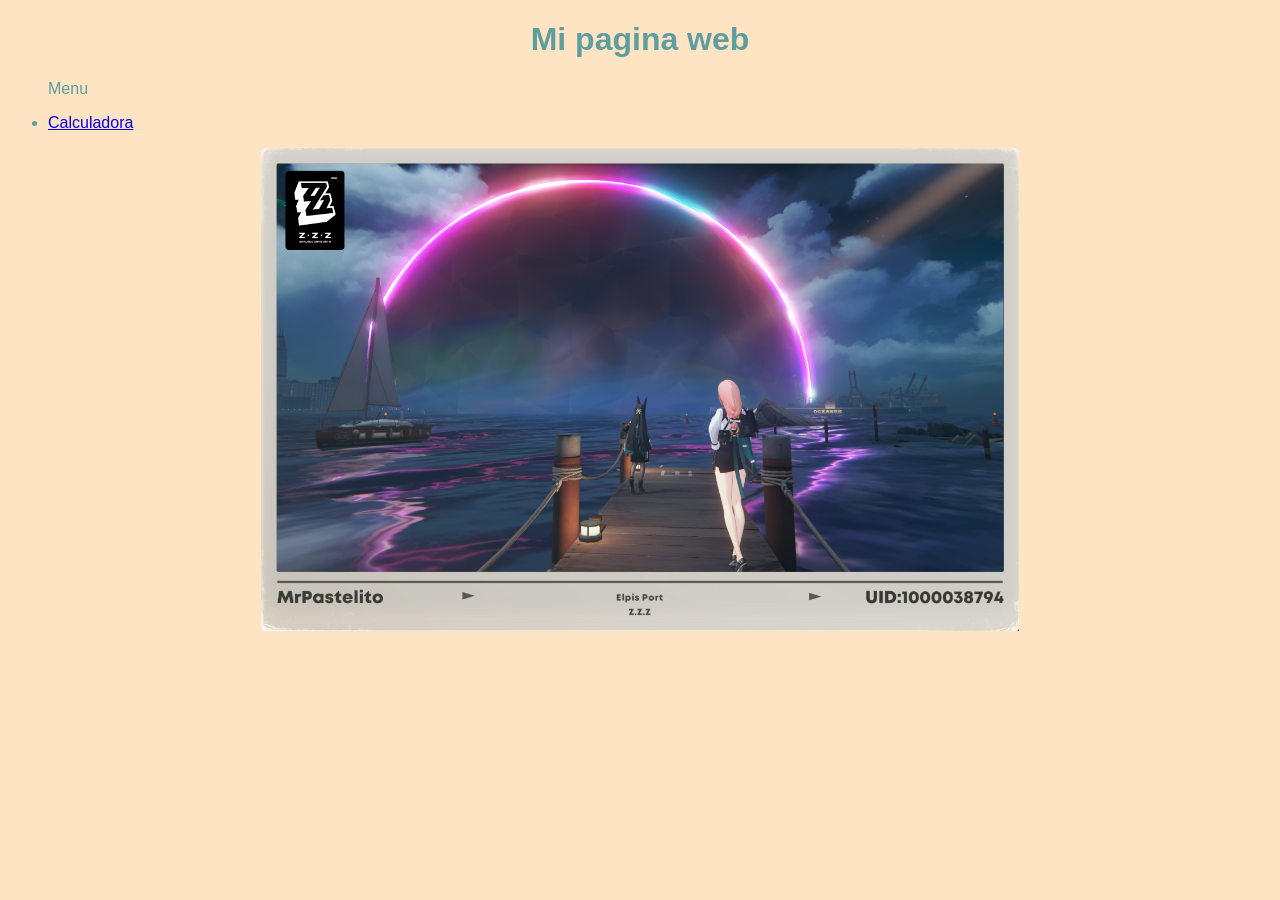
<file: Index.html>
<!DOCTYPE html>
<html lang="es">
    <head>
        <meta charset="utf-8" />
        <title>Calculadora web</title>
        <link rel="stylesheet" href="Estilos.css">
    </head>
    <body>
        <script>src ="pruebas.js"</script>
        <h1>Mi pagina web</h1>
        <ul>
            <p>Menu</p>
            <li><a href="calculadora.html">Calculadora</a></li>
        </ul>
        <img src="imagenes/menuPrincipal.png" alt="Imagen de una cavidad">
    </body>
</html>
</file>
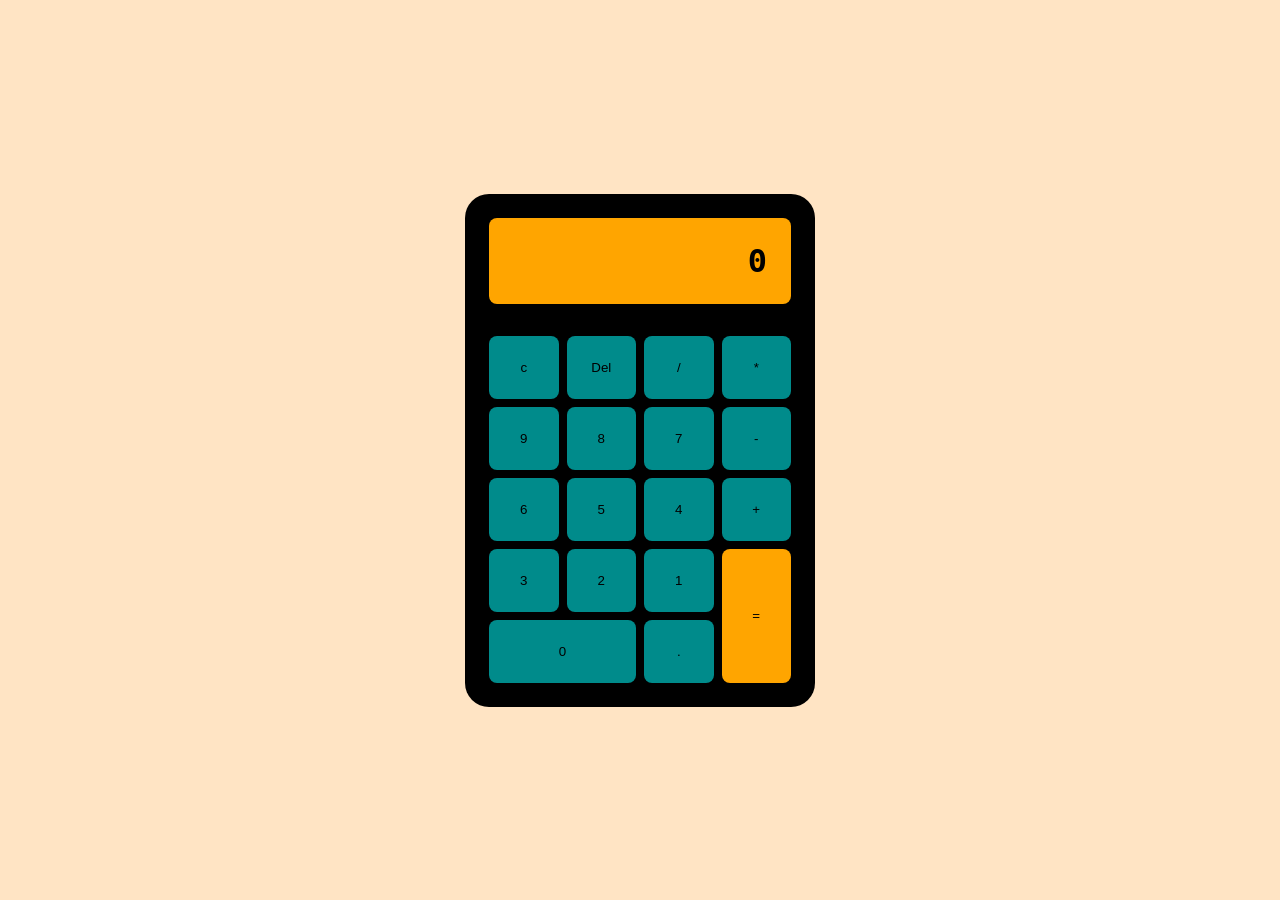
<file: calculadora.html>
<!DOCTYPE html>
<html lang="es">
<head>
    <meta charset="UTF-8">
    <meta name="viewport" content="width=device-width, initial-scale=1.0">
    <title>Calculadora</title>
    <link rel="stylesheet" href="EstiloCalculadora.css">
</head>
<body>
    <div class="calculadora">

        <div class="pantalla">0</div>

        <button class="btn" id="c">c</button>
        <button class="btn" id="borrar">Del</button>
        <button class="btn">/</button>
        <button class="btn">*</button>
        <button class="btn">9</button>
        <button class="btn">8</button>
        <button class="btn">7</button>
        <button class="btn">-</button>
        <button class="btn">6</button>
        <button class="btn">5</button>
        <button class="btn">4</button>
        <button class="btn">+</button>
        <button class="btn">3</button>
        <button class="btn">2</button>
        <button class="btn">1</button>
        <button class="btn" id="igual">=</button>
        <button class="btn" id="cero">0</button>
        <button class="btn">.</button>

    </div>
    
    <script src="pruebas.js"></script>

</body>
</html>
</file>
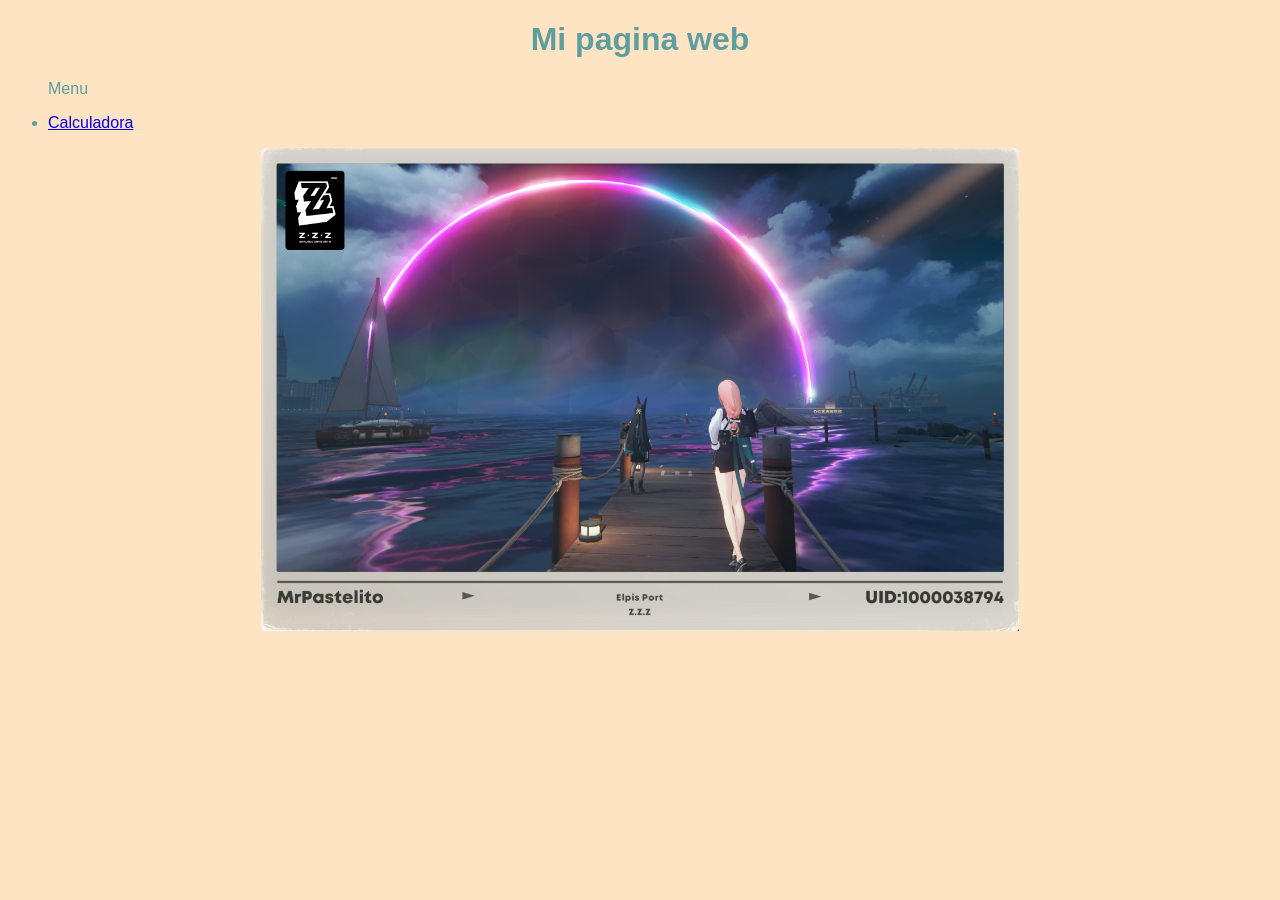
<file: Prueba.html>
<!DOCTYPE html>
<html lang="es">
    <head>
        <meta charset="utf-8" />
        <title>Calculadora web</title>
        <link rel="stylesheet" href="Estilos.css">
    </head>
    <body>
        <script>src ="pruebas.js"</script>
        <h1>Mi pagina web</h1>
        <ul>
            <p>Menu</p>
            <li><a href="calculadora.html">Calculadora</a></li>
        </ul>
        <img src="imagenes/menuPrincipal.png" alt="Imagen de una cavidad">
    </body>
</html>
</file>
<file: Estilos.css>
body{
    color: cadetblue;
    background-color: bisque;
    font-family: Arial, Helvetica, sans-serif;
}

h1{
    text-align: center;
}

a:hover{
    color: black;
}

img{
    width: 60%;
    margin: auto;
}

img{
    display: block;
}
</file>
<file: EstiloCalculadora.css>
*{
    margin: 0;
    padding: 0;
    box-sizing: border-box;
    font-family: sans-serif;
}

body{
    min-height: 100vh;
    background-color: bisque;
    display: grid;
    place-items: center;
}

.calculadora{
    background-color: black;
    color: black;
    width: 350px;
    max-width: 100%;
    padding: 1.5rem;
    border-radius: 1.5rem;
    display: grid;
    grid-template-columns: repeat(4,1fr);
    gap: .5rem;
}

.pantalla{
    grid-column: 1/5;
    background-color: orange;
    padding: 1.5rem;
    font-size: 2rem;
    text-align: right;
    border-radius: .5rem;
    margin-bottom: 1.5rem;
    font-family: monospace;
    font-weight: bold;
}

.btn{
    background-color: darkcyan;
    color: black;
    border: 0;
    padding: 1.5rem .5rem;
    display: flex;
    justify-content: center;
    align-items: center;
    border-radius: .5rem;
    cursor: pointer;
}

.btn:hover{
    background-color: cadetblue;
}

#cero{
    grid-column: span 2;
}

#igual{
    grid-row: span 2;
    background-color: orange;
}

#igual:hover{
    background-color: orangered;
}
</file>
